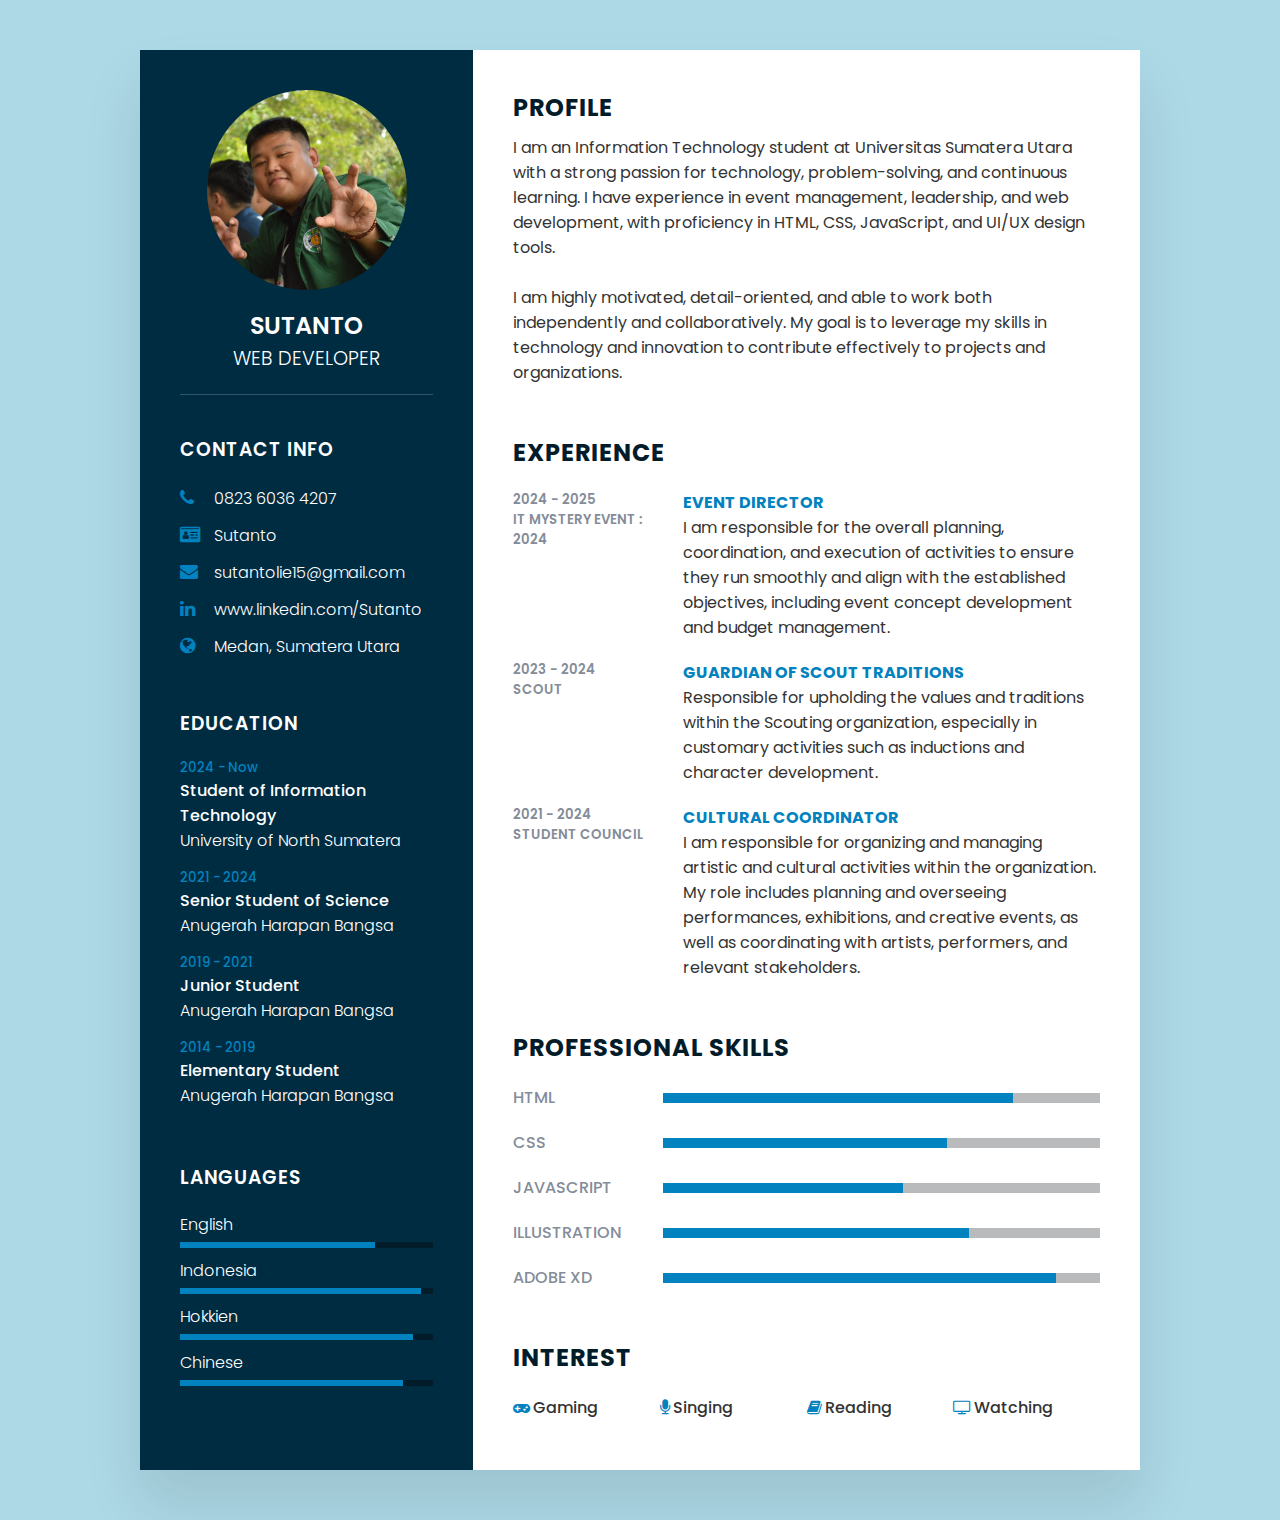
<file: index.html>
<!DOCTYPE html>
<html lang="en">
<head>
    <meta charset="UTF-8">
    <meta name="viewport" content="width=device-width, initial-scale=1.0">
    <title>CV</title>
    <link rel="stylesheet" type="text/css" href="style.css">
    <link rel="preconnect" href="https://fonts.googleapis.com">
    <link rel="preconnect" href="https://fonts.gstatic.com" crossorigin>
    <link href="https://fonts.googleapis.com/css2?family=Poppins:ital,wght@0,100;0,200;0,300;0,400;0,500;0,600;0,700;0,800;0,900;1,100;1,200;1,300;1,400;1,500;1,600;1,700;1,800;1,900&display=swap" rel="stylesheet">
    <link rel="stylesheet" href="https://cdnjs.cloudflare.com/ajax/libs/font-awesome/4.7.0/css/font-awesome.css" integrity="sha512-5A8nwdMOWrSz20fDsjczgUidUBR8liPYU+WymTZP1lmY9G6Oc7HlZv156XqnsgNUzTyMefFTcsFH/tnJE/+xBg==" crossorigin="anonymous" referrerpolicy="no-referrer" />
</head>
<body>
    <div class="container">
        <div class="left_side">
            <div class="profileText">
                <div class="imgBx">
                    <img src="gegeh.jpg">
                </div>
                <h2>Sutanto<br><span>Web Developer</span></h2>
            </div>

            <div class="contactInfo">
                <h3 class="title">Contact Info</h3>
                <ul>
                    <li>
                        <span class="icon"><i class="fa fa-phone" aria-hidden="true"></i></span>
                        <span class="text">0823 6036 4207</span>
                    </li>
                    <li>
                        <span class="icon"><i class="fa fa-id-card" aria-hidden="true"></i></span>
                        <span class="text">Sutanto</span>
                    </li>
                    <li>
                        <span class="icon"><i class="fa fa-envelope" aria-hidden="true"></i></span>
                        <span class="text">sutantolie15@gmail.com</span>
                    </li>
                    <li>
                        <span class="icon"><i class="fa fa-linkedin" aria-hidden="true"></i></span>
                        <span class="text">www.linkedin.com/Sutanto</span>
                    </li>
                    <li>
                        <span class="icon"><i class="fa fa-globe" aria-hidden="true"></i></span>
                        <span class="text">Medan, Sumatera Utara</span>
                    </li>
                </ul>
            </div>
            <div class="contactInfo education">
                <h3 class="title">Education</h3>
                <ul>
                    <li>
                        <h5>2024 - Now</h5>
                        <h4>Student of Information Technology</h4>
                        <h4>University of North Sumatera</h4>        
                    </li>
                    <li>
                        <h5>2021 - 2024</h5>
                        <h4>Senior Student of Science</h4>
                        <h4>Anugerah Harapan Bangsa</h4>        
                    </li>
                    <li>
                        <h5>2019 - 2021</h5>
                        <h4>Junior Student</h4>
                        <h4>Anugerah Harapan Bangsa</h4>        
                    </li>
                    <li>
                        <h5>2014 - 2019</h5>
                        <h4>Elementary Student</h4>
                        <h4>Anugerah Harapan Bangsa</h4>        
                    </li>
                </ul>
            </div>
            <div class="contactInfo lang">
                <h3 class="title">languages</h3>
                <ul>
                    <li>
                        <span class="text">English</span>
                        <span class="percent">
                            <div style="width: 77%;"></div>
                        </span>
                    </li>
                    <li>
                        <span class="text">Indonesia</span>
                        <span class="percent">
                            <div style="width: 95%;"></div>
                        </span>
                    </li>
                    <li>
                        <span class="text">Hokkien</span>
                        <span class="percent">
                            <div style="width: 92%;"></div>
                        </span>
                    </li>
                    <li>
                        <span class="text">Chinese</span>
                        <span class="percent">
                            <div style="width: 88%;"></div>
                        </span>
                    </li>
                </ul>
            </div>
        </div>
        <div class="right_side">
            <div class="about profile">
                <h2 class="title2">Profile</h2>
                <p>I am an Information Technology student at Universitas Sumatera Utara with a strong passion for technology, problem-solving, and continuous learning. I have experience in event management, leadership, and web development, with proficiency in HTML, CSS, JavaScript, and UI/UX design tools.<br><br> I am highly motivated, detail-oriented, and able to work both independently and collaboratively. My goal is to leverage my skills in technology and innovation to contribute effectively to projects and organizations.</p>
            </div>

            <div class="about experience">
                <h2 class="title2">Experience</h2>
                <div class="box">
                    <div class="year_organiz">
                        <h5>2024 - 2025</h5>
                        <h5>IT Mystery Event : 2024</h5>
                    </div>
                    <div class="text">
                        <h4>Event Director</h4>
                        <p>I am responsible for the overall planning, coordination, and execution of activities to ensure they run smoothly and align with the established objectives, including event concept development and budget management.</p>
                    </div>
                </div>
                <div class="box">
                    <div class="year_organiz">
                        <h5>2023 - 2024</h5>
                        <h5>Scout</h5>
                    </div>          
                    <div class="text">
                        <h4>Guardian of Scout Traditions</h4>
                        <p>Responsible for upholding the values and traditions within the Scouting organization, especially in customary activities such as inductions and character development.</p>
                    </div>
                </div>
                <div class="box">
                    <div class="year_organiz">
                        <h5>2021 - 2024</h5>
                        <h5>Student Council</h5>
                    </div>
                    <div class="text">
                        <h4>Cultural Coordinator</h4>
                        <p>I am responsible for organizing and managing artistic and cultural activities within the organization. My role includes planning and overseeing performances, exhibitions, and creative events, as well as coordinating with artists, performers, and relevant stakeholders.</p>
                    </div>
                </div>
            </div>

            <div class="about skills">
                <h2 class="title2">Professional Skills</h2>
                <div class="box">
                    <h4>HTML</h4>
                    <div class="percent">
                        <div style="width: 80%;"></div>
                    </div>
                </div>
                <div class="box">
                    <h4>CSS</h4>
                    <div class="percent">
                        <div style="width: 65%;"></div>
                    </div>
                </div>
                <div class="box">
                    <h4>JavaScript</h4>
                    <div class="percent">
                        <div style="width: 55%;"></div>
                    </div>
                </div>
                <div class="box">
                    <h4>Illustration</h4>
                    <div class="percent">
                        <div style="width: 70%;"></div>
                    </div>
                </div>
                <div class="box">
                    <h4>Adobe XD</h4>
                    <div class="percent">
                        <div style="width: 90%;"></div>
                    </div>
                </div>
            </div>

            <div class="about interest">
                <h2 class="title2">Interest</h2>
                <ul>
                    <li><i class="fa fa-gamepad" aria-hidden="true"></i>Gaming</li>
                    <li><i class="fa fa-microphone" aria-hidden="true"></i>Singing</li>
                    <li><i class="fa fa-book" aria-hidden="true"></i>Reading</li>
                    <li><i class="fa fa-television" aria-hidden="true"></i>Watching</li>
                </ul>
            </div>

        </div>
    </div>
</body>
</html>
</file>
<file: style.css>
* {
    margin: 0;
    padding: 0;
    box-sizing: border-box;
    font-family: "Poppins";
}
body {
    background: lightblue;
    display: flex;
    justify-content: center;
    align-items: center;
    min-height: 100vh;
}
.container{
    position: relative;
    width: 100%;
    max-width: 1000px;
    min-height: 1000px;
    margin: 50px;
    background: #fff;
    display: grid;
    grid-template-columns: 1fr 2fr;
    box-shadow: 0 35px 55px rgba(0, 0, 0, .1);
}
.container .left_side{
    position: relative;
    background: #002c42;
    padding: 40px;
}
.profileText{
    position: relative;
    display: flex;
    flex-direction: column;
    align-items: center;
    padding-bottom: 20px;    
    border-bottom: 1px solid rgba(255, 255, 255, .2);   
}
.profileText .imgBx{
    position: relative;
    width: 200px;
    height: 200px;
    border-radius: 50%;
    overflow: hidden;
}
.profileText .imgBx img{
    position: absolute;
    top: 0;
    left: 0;
    width: 100%;
    height: 100%;
    object-fit: cover;
}
.profileText h2{
    color: #fff;
    font-size: 1.5em;
    margin-top: 20px;
    text-transform: uppercase;
    text-align: center;
    font-weight: 600;
    line-height: 1.3em;
}
.profileText h2 span{
    font-size: .8em;
    font-weight: 300;
}
.contactInfo{
    padding-top: 40px;
}
.title{
    color: #fff;
    text-transform: uppercase;
    font-weight: 600;
    letter-spacing: 1px;
    margin-bottom: 20px;
}
.contactInfo ul{
    position: relative;
}
.contactInfo ul li{
    position: relative;
    list-style: none;
    margin: 10px 0;
    cursor: pointer;
}
.contactInfo ul li .icon{
    display: inline-block;
    width: 30px;
    font-size: 18px;
    color: #0282be;
}
.contactInfo ul li span{
    color: #fff;
    font-weight: 300;
}
.contactInfo.education li{
    margin-bottom: 15px;
}
.contactInfo.education h5{
    color: #0282be;
    font-weight: 500;
}
.contactInfo.education h4:nth-child(2){
    color: #fff;
    font-weight: 500;
}
.contactInfo.education h4{
    color: #fff;
    font-weight: 300;
}
.contactInfo.lang .percent{
    position: relative;
    width: 100%;
    height: 6px;
    background-color: #021c29;
    display: block;
    margin-top: 5px;
}
.contactInfo.lang .percent div{
    position: absolute;
    top: 0;
    left: 0;
    height: 100%;
    background: #0282be;
}
.container .right_side{
    position: relative;
    background: #fff;
    padding: 40px;
}
.about{
    margin-bottom: 50px;
}
.about:last-child{
    margin-bottom: 0;
}
.title2{
    color: #021c29;
    text-transform: uppercase;
    letter-spacing: 1px;
    margin-bottom: 10px;
}
p{
    color: #333;
}
.about .box{
    display: flex;
    flex-direction: row;
    margin: 20px 0;
}
.about .box .year_organiz{
    min-width: 150px;
}
.about .box .text{
    padding-left: 20px;
}
.about .box .year_organiz h5{
    text-transform: uppercase;
    color: #848c99;
    font-weight: 600;
}
.about .box .text h4{
    text-transform: uppercase;
    color: #0282be;
    font-size: 16px;
}
.skills .box{
    position: relative;
    width: 100%;
    display: grid;
    grid-template-columns: 150px 1fr;
    justify-content: center;
    align-items: center;
}
.skills .box h4{
    text-transform: uppercase;
    color: #848c99;
    font-weight: 500;
}
.skills .box .percent{
    position: relative;
    width: 100%;
    height: 10px;
    background: #b9babc;
}
.skills .box .percent div{
    position: absolute; 
    top: 0;
    left: 0;
    height: 100%;
    background: #0282be;
}
.interest ul{
    display: grid;
    grid-template-columns: repeat(4, 1fr);
}
.interest ul li{
    list-style: none;
    color: #333;
    font-weight: 500;
    margin: 10px 0;
}
.interest ul li .fa{
    color: #0282be;
    font-size: 16px;
    letter-spacing: 3px;
}

@media (max-width: 1000px){
    .container{
        margin: 10px;
        grid-template-columns: repeat(1,1fr);
    }
    .interest ul{
        grid-template-columns: repeat(2,1fr);
    }
}
@media (max-width: 600px){
    .about .box{
        flex-direction: column;
    }
    .about .box .year_organiz{
        min-width: 150px;
        margin-bottom: 5px;
    }
}
</file>
